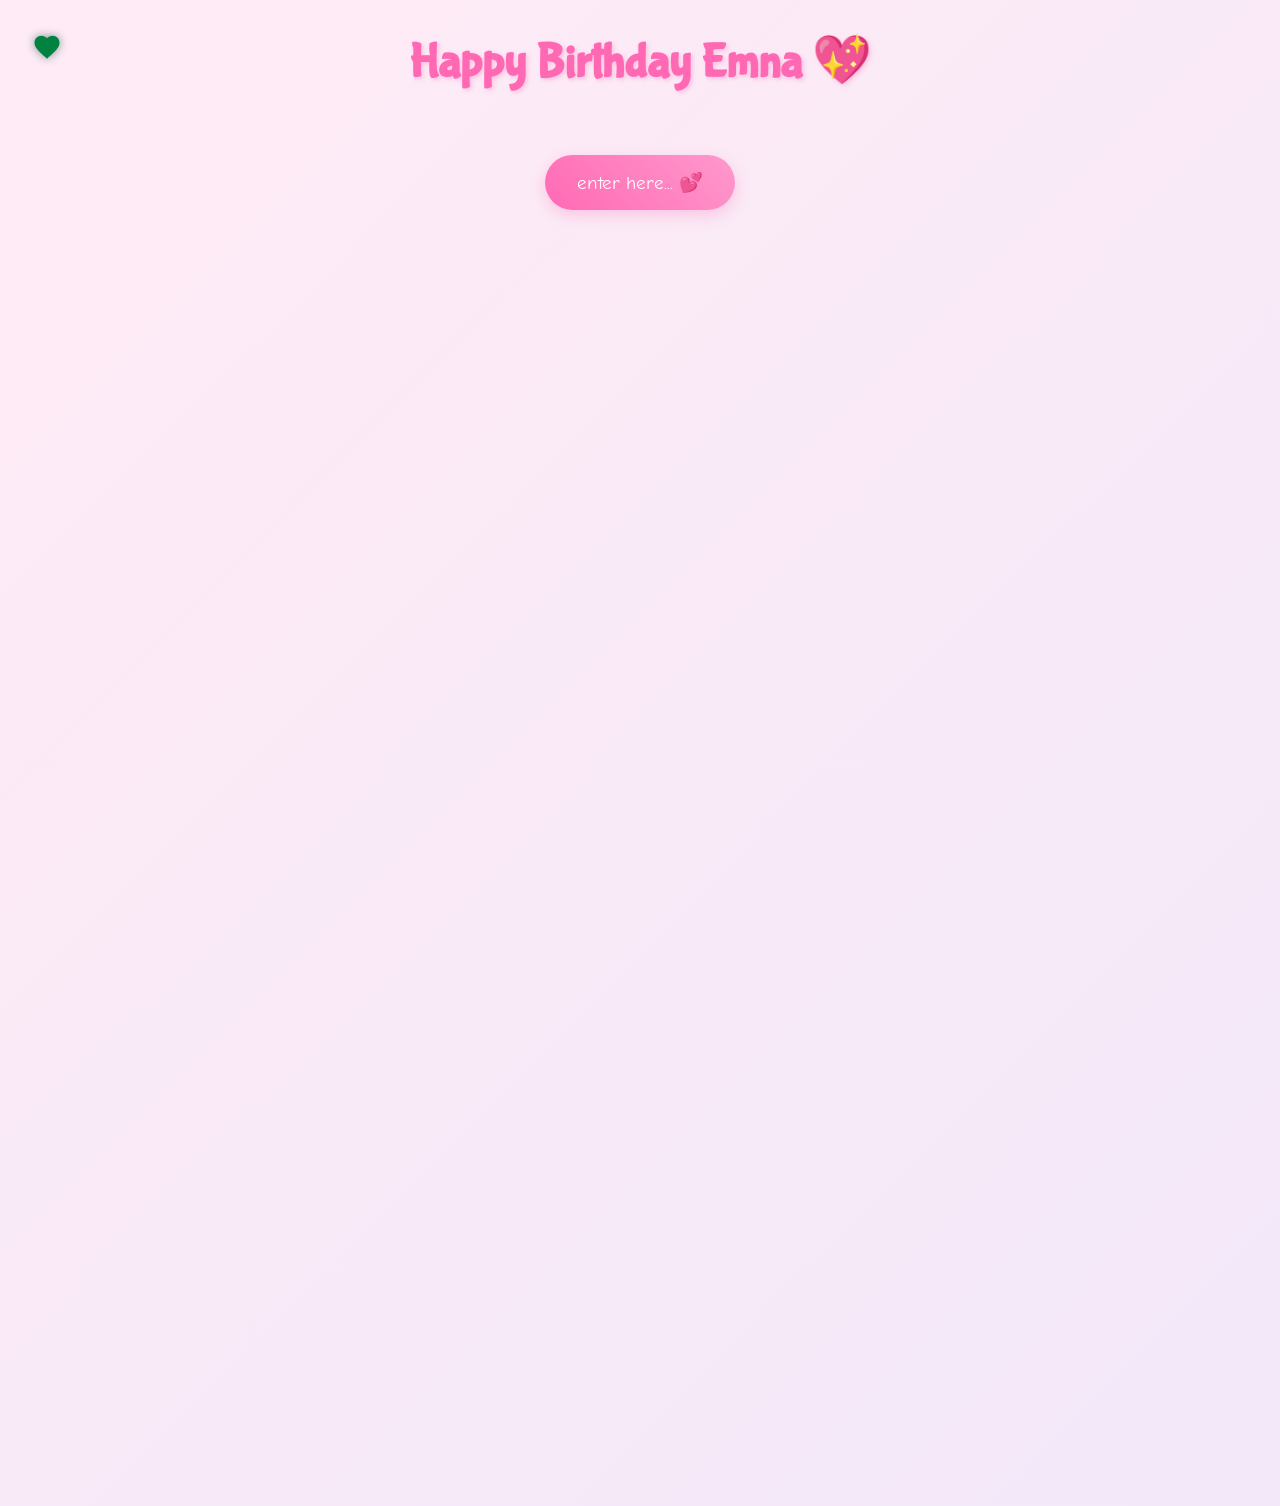
<file: happy birthday 2/cause.html>
<!DOCTYPE html>
<html lang="en">
<head>
    <meta charset="UTF-8">
    <meta name="viewport" content="width=device-width, initial-scale=1.0">
    <title>Happy Birthday</title>
    <script src="https://cdnjs.cloudflare.com/ajax/libs/gsap/3.12.2/gsap.min.js"></script>
    <link rel="stylesheet" href="./cause.css">
    <style>
       
    </style>
</head>
<body>
    <div class="custom-cursor">
        <svg viewBox="0 0 24 24">
            <path fill="#ff69b4" d="M12 21.35l-1.45-1.32C5.4 15.36 2 12.28 2 8.5 2 5.42 4.42 3 7.5 3c1.74 0 3.41.81 4.5 2.09C13.09 3.81 14.76 3 16.5 3 19.58 3 22 5.42 22 8.5c0 3.78-3.4 6.86-8.55 11.54L12 21.35z"/>
        </svg>
    </div>

    <div class="container">
        <h1>Happy Birthday Emna 💖</h1>
        
        <div id="reasons-container"></div>
        
        <button class="shuffle-button">enter here... 💕</button>
        <div class="reason-counter"></div>

        <div class="ending-section">
            <div class="teddy-hug">
                <img src="./d1.jpg" alt="Teddy Hug">
            </div>
            <div class="ending-text">You're the BESTEST ! 💖</div>
        </div>
    </div>

    <script src="cause.js"></script>
    <script src="../shared-music.js"></script>
</body>
</html>
</file>
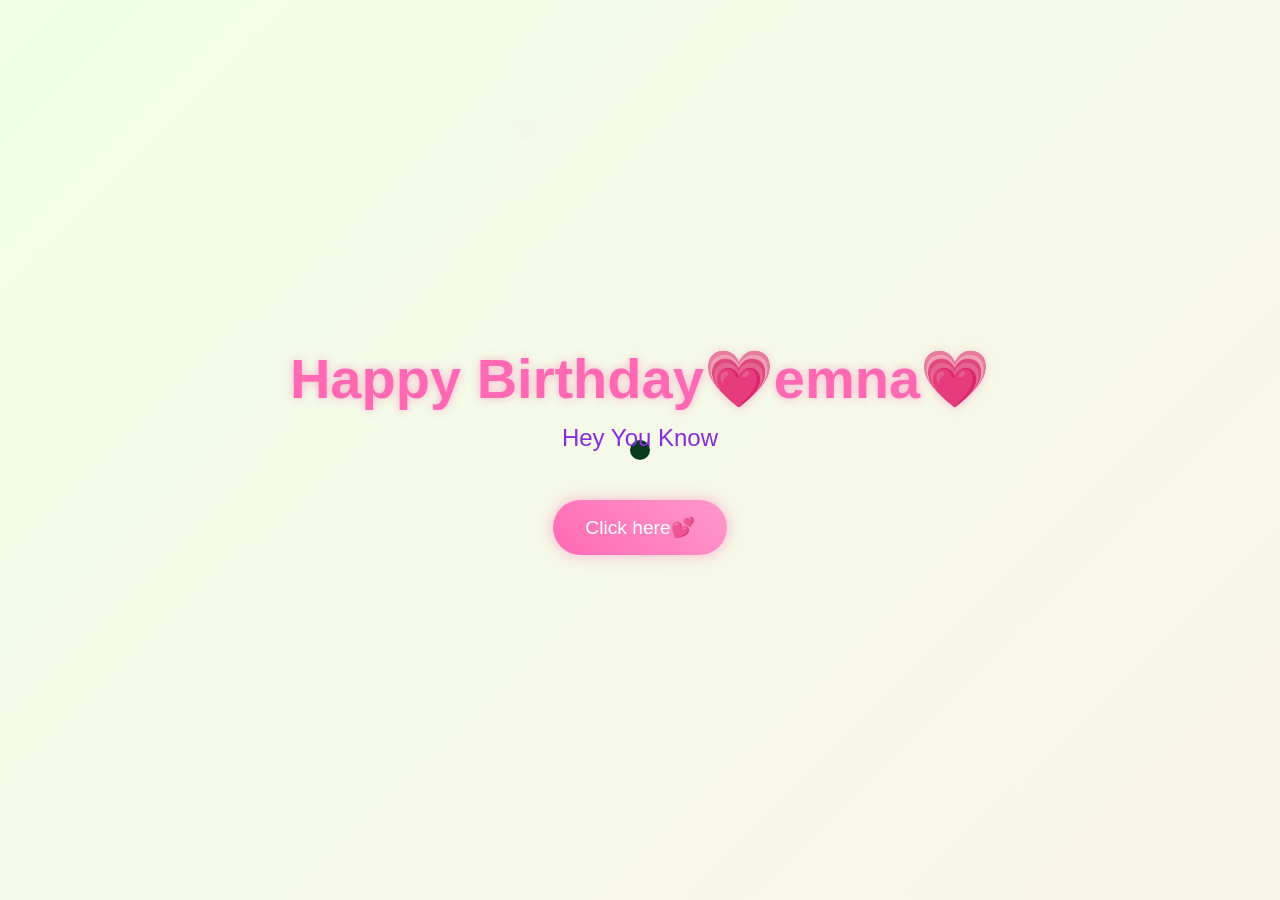
<file: happy birthday 2/indexx.html>
<!DOCTYPE html>
<html lang="en">
<head>
    <meta charset="UTF-8">
    <meta name="viewport" content="width=device-width, initial-scale=1.0">
    <title>Happy Birthday</title>
    <script src="https://cdnjs.cloudflare.com/ajax/libs/gsap/3.12.2/gsap.min.js"></script>
    <link rel="stylesheet" href="style.css">
    
</head>
<body>
    <div class="cursor"></div>
    <div class="container">
        <h1>Happy Birthday💗emna💗</h1>
        <div class="greeting"></div>
        <button class="cta-button">Click here💕</button>
    </div>

    <script src="script.js"></script>
    <script src="../shared-music.js"></script>
</body>
</html>
</file>
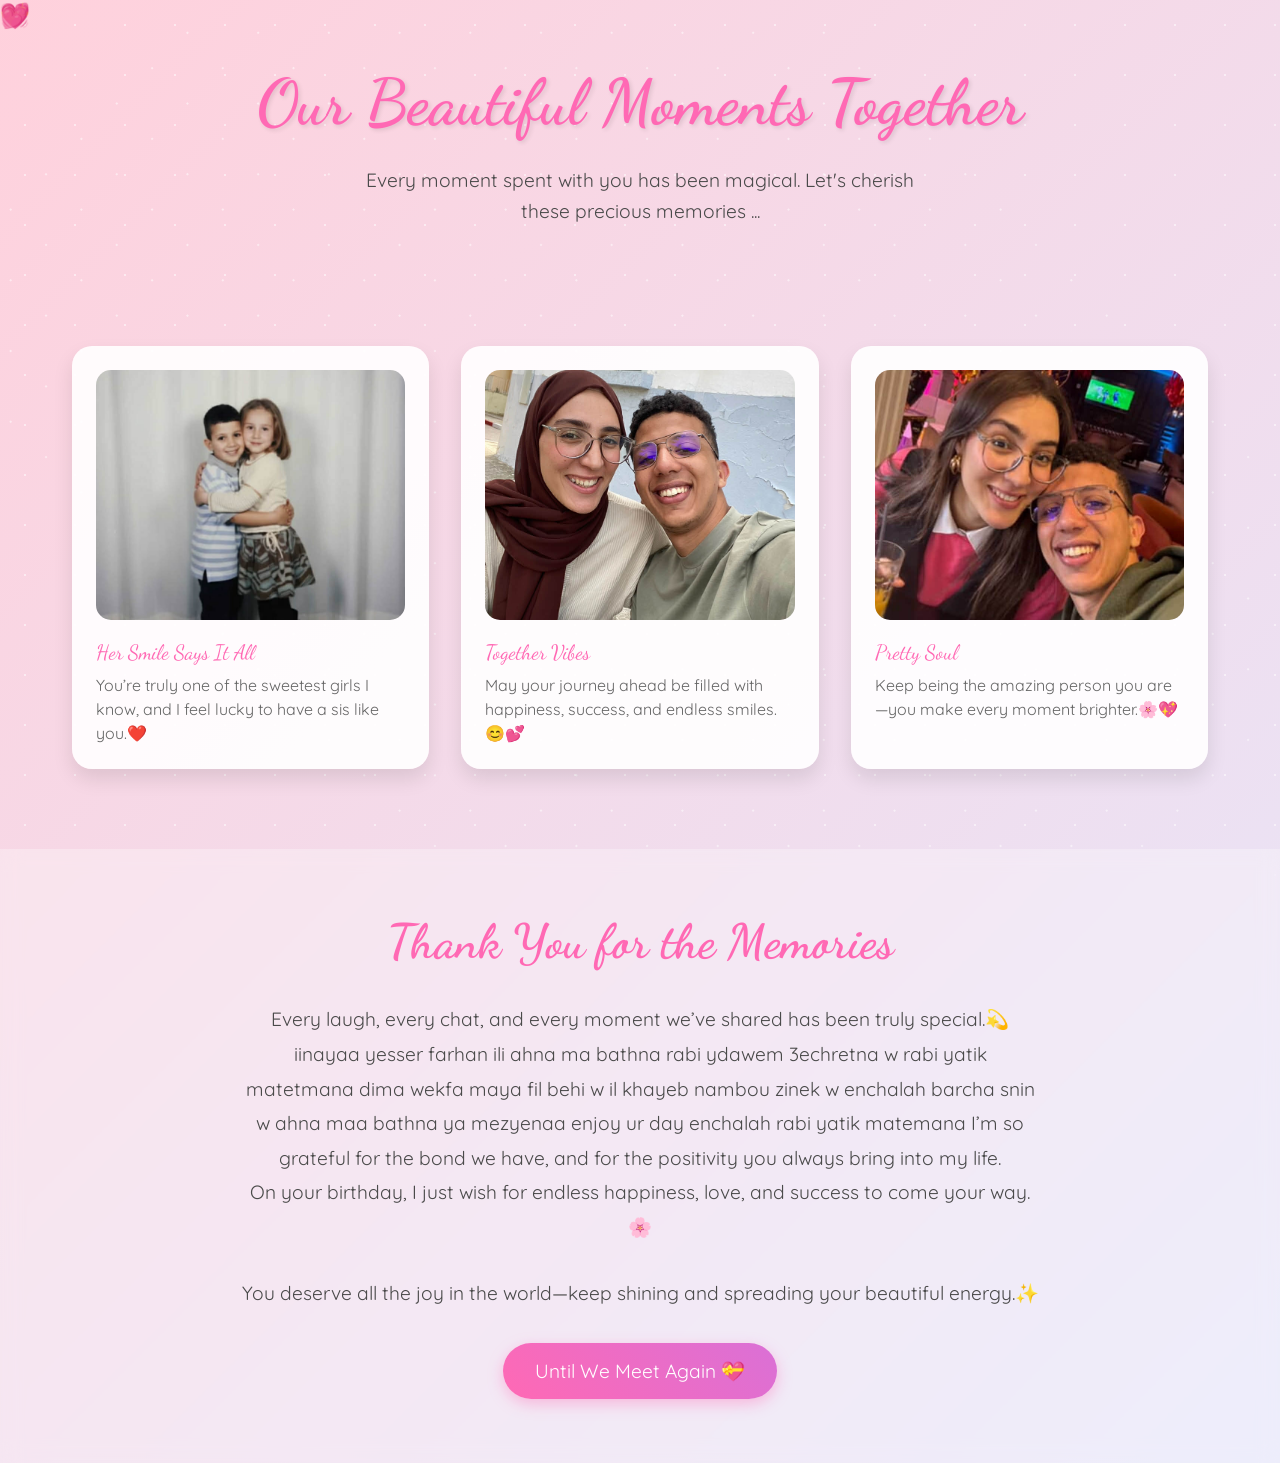
<file: happy birthday 2/last.html>
<!DOCTYPE html>
<html lang="en">

<head>
    <meta charset="UTF-8">
    <meta name="viewport" content="width=device-width, initial-scale=1.0">
    <title>Happy Birthday</title>
    <style>
        @import url('https://fonts.googleapis.com/css2?family=Dancing+Script:wght@700&family=Quicksand:wght@300;400;500;600&display=swap');

        * {
            margin: 0;
            padding: 0;
            box-sizing: border-box;
        }

        body {
            min-height: 100vh;
            background: linear-gradient(135deg,
                    #ffd1dc 0%,
                    #e6e6fa 25%,
                    #ffefd5 50%,
                    #e6e6fa 75%,
                    #ffd1dc 100%);
            background-size: 400% 400%;
            animation: gradientFlow 15s ease infinite;
            font-family: 'Quicksand', sans-serif;
            overflow-x: hidden;
            color: #4a4a4a;
        }

        @keyframes gradientFlow {
            0% {
                background-position: 0% 50%;
            }

            50% {
                background-position: 100% 50%;
            }

            100% {
                background-position: 0% 50%;
            }
        }

        /* Enhanced Sparkle Effect */
        .magic-sparkles {
            position: fixed;
            top: 0;
            left: 0;
            width: 100%;
            height: 100%;
            pointer-events: none;
            z-index: 1;
        }

        .sparkle {
            position: absolute;
            width: 6px;
            height: 6px;
            border-radius: 50%;
            background-color: white;
            animation: twinkle var(--duration, 4s) ease-in-out infinite;
            opacity: 0;
        }

        @keyframes twinkle {

            0%,
            100% {
                opacity: 0;
                transform: scale(0.5);
            }

            50% {
                opacity: 0.8;
                transform: scale(1);
            }
        }

        /* Generate 50 sparkles with different positions and animations */
        .magic-sparkles::before,
        .magic-sparkles::after {
            content: '';
            position: absolute;
            width: 100%;
            height: 100%;
            background-image: radial-gradient(circle, white 1px, transparent 1px);
            background-size: 50px 50px;
            animation: sparkleLayer 8s linear infinite;
            opacity: 0.5;
        }

        .magic-sparkles::after {
            animation-delay: -4s;
            transform: rotate(45deg);
        }

        @keyframes sparkleLayer {
            0% {
                transform: translateY(0);
            }

            100% {
                transform: translateY(-50px);
            }
        }

        /* Floating Hearts */
        .floating-hearts {
            position: fixed;
            width: 100%;
            height: 100%;
            pointer-events: none;
            z-index: 2;
        }

        .heart {
            position: absolute;
            font-size: 1.5rem;
            color: rgba(255, 105, 180, 0.6);
            animation: floatHeart var(--float-duration, 6s) ease-in-out infinite;
            animation-delay: var(--delay, 0s);
        }

        @keyframes floatHeart {
            0% {
                transform: translate(0, 100vh) rotate(0deg);
            }

            100% {
                transform: translate(var(--translate-x, 0), -100vh) rotate(360deg);
            }
        }

        /* Welcome Section */
        .welcome {
            text-align: center;
            padding: 4rem 2rem;
            position: relative;
            z-index: 3;
        }

        .welcome h1 {
            font-family: 'Dancing Script', cursive;
            font-size: 4rem;
            color: #ff69b4;
            text-shadow: 2px 2px 4px rgba(0, 0, 0, 0.1);
            animation: fadeInScale 2s ease;
        }

        .welcome p {
            font-size: 1.2rem;
            max-width: 600px;
            margin: 1.5rem auto;
            line-height: 1.6;
            animation: fadeIn 2s ease 0.5s both;
        }

        /* Enhanced Memory Cards */
        .memory-container {
            max-width: 1200px;
            margin: 0 auto;
            padding: 2rem;
            display: grid;
            grid-template-columns: repeat(auto-fit, minmax(300px, 1fr));
            gap: 2rem;
            z-index: 3;
            position: relative;
        }

        .memory-card {
            background: rgba(255, 255, 255, 0.9);
            border-radius: 20px;
            padding: 1.5rem;
            box-shadow: 0 10px 20px rgba(0, 0, 0, 0.1);
            transition: all 0.5s cubic-bezier(0.4, 0, 0.2, 1);
            position: relative;
            overflow: hidden;
        }

        .memory-card:hover {
            transform: translateY(-10px) scale(1.02);
            box-shadow: 0 15px 30px rgba(0, 0, 0, 0.15);
        }

        .memory-card::before {
            content: '';
            position: absolute;
            top: 0;
            left: 0;
            width: 100%;
            height: 100%;
            background: linear-gradient(45deg, transparent, rgba(255, 255, 255, 0.4), transparent);
            transform: translateX(-100%);
            transition: 0.5s;
        }

        .memory-card:hover::before {
            transform: translateX(100%);
        }

        .memory-img {
            width: 100%;
            height: 250px;
            object-fit: cover;
            border-radius: 15px;
            margin-bottom: 1rem;
            transition: transform 0.5s ease;
        }

        .memory-card:hover .memory-img {
            transform: scale(1.05);
        }

        .memory-date {
            font-family: 'Dancing Script', cursive;
            color: #ff69b4;
            font-size: 1.3rem;
            margin-bottom: 0.5rem;
        }

        .memory-caption {
            font-size: 1rem;
            line-height: 1.5;
            color: #666;
        }

        /* Final Message Section */
        .final-message {
            text-align: center;
            padding: 4rem 2rem;
            background: rgba(255, 255, 255, 0.3);
            backdrop-filter: blur(10px);
            margin-top: 3rem;
            position: relative;
            z-index: 3;
        }

        .final-message h2 {
            font-family: 'Dancing Script', cursive;
            font-size: 3rem;
            color: #ff69b4;
            margin-bottom: 2rem;
            animation: heartbeat 2s infinite;
        }

        @keyframes heartbeat {

            0%,
            100% {
                transform: scale(1);
            }

            50% {
                transform: scale(1.1);
            }
        }

        .final-message p {
            font-size: 1.2rem;
            max-width: 800px;
            margin: 0 auto 2rem;
            line-height: 1.8;
        }

        .goodbye-btn {
            display: inline-block;
            padding: 1rem 2rem;
            font-size: 1.2rem;
            background: linear-gradient(45deg, #ff69b4, #da70d6);
            color: white;
            border: none;
            border-radius: 50px;
            cursor: pointer;
            text-decoration: none;
            transition: all 0.3s ease;
            box-shadow: 0 5px 15px rgba(255, 105, 180, 0.4);
            animation: float 3s infinite ease-in-out;
        }

        .goodbye-btn:hover {
            transform: translateY(-5px);
            box-shadow: 0 8px 20px rgba(255, 105, 180, 0.6);
        }

        @keyframes float {

            0%,
            100% {
                transform: translateY(0);
            }

            50% {
                transform: translateY(-10px);
            }
        }

        /* Animations */
        @keyframes fadeInScale {
            0% {
                opacity: 0;
                transform: scale(0.8);
            }

            100% {
                opacity: 1;
                transform: scale(1);
            }
        }

        @keyframes fadeIn {
            0% {
                opacity: 0;
            }

            100% {
                opacity: 1;
            }
        }

        /* Generate Hearts */
        .js-generate-hearts {
            position: fixed;
            width: 100%;
            height: 100%;
            pointer-events: none;
            z-index: 2;
        }

        /* Custom Scrollbar */
        ::-webkit-scrollbar {
            width: 12px;
        }

        ::-webkit-scrollbar-track {
            background: rgba(255, 255, 255, 0.4);
        }

        ::-webkit-scrollbar-thumb {
            background: linear-gradient(45deg, #ff69b4, #da70d6);
            border-radius: 6px;
        }

        /* Responsive Design */
        @media (max-width: 768px) {
            .welcome h1 {
                font-size: 3rem;
            }

            .memory-container {
                grid-template-columns: 1fr;
            }

            .final-message h2 {
                font-size: 2.5rem;
            }
        }
    </style>
</head>

<body>
    <div class="magic-sparkles"></div>
    <div class="floating-hearts">
        <!-- Hearts will be generated via CSS -->
        <div class="heart" style="--float-duration: 6s; --delay: 0s; --translate-x: 20px;">💝</div>
        <div class="heart" style="--float-duration: 8s; --delay: 1s; --translate-x: -30px;">💖</div>
        <div class="heart" style="--float-duration: 7s; --delay: 2s; --translate-x: 40px;">💗</div>
        <div class="heart" style="--float-duration: 9s; --delay: 3s; --translate-x: -20px;">💓</div>
        <div class="heart" style="--float-duration: 5s; --delay: 4s; --translate-x: 30px;">💕</div>
    </div>

    <section class="welcome">
        <h1>Our Beautiful Moments Together</h1>
        <p>Every moment spent with you has been magical. Let's cherish these precious memories ...</p>
    </section>

    <div class="memory-container">
        <div class="memory-card">
            <img src="./d1.jpg" alt="First Date" class="memory-img">
            <div class="memory-date">Her Smile Says It All</div>
            <div class="memory-caption">You’re truly one of the sweetest girls I know, and I feel lucky to have a sis
                like you.❤️</div>
        </div>
        <div class="memory-card">
            <img src="./d2.jpg" alt="Beach Day" class="memory-img">
            <div class="memory-date">Together Vibes</div>
            <div class="memory-caption">May your journey ahead be filled with happiness, success, and endless
                smiles.😊💕</div>
        </div>
        <div class="memory-card">
            <img src="./d3.jpg" alt="Movie Night" class="memory-img">
            <div class="memory-date">Pretty Soul</div>
            <div class="memory-caption">Keep being the amazing person you are—you make every moment brighter.🌸💖</div>
        </div>

    </div>

    <section class="final-message">
        <h2>Thank You for the Memories</h2>
        <p>Every laugh, every chat, and every moment we’ve shared has been truly special.💫<br>
             iinayaa   yesser farhan ili ahna  ma bathna   rabi ydawem   3echretna  w rabi yatik matetmana 
            dima  wekfa  maya fil behi w  il khayeb nambou zinek w enchalah barcha snin w  ahna  maa  bathna 
                          ya  mezyenaa enjoy ur  day  enchalah rabi yatik matemana 
             I’m so grateful for the bond we have, and for the positivity you always bring into my life.<br>
            On your birthday, I just wish for endless happiness, love, and success to come your way.🌸</p>
        <p>You deserve all the joy in the world—keep shining and spreading your beautiful energy.✨</p>
        <a href="#" class="goodbye-btn">Until We Meet Again 💝</a>
    </section>
</body>

<script src="../shared-music.js"></script>

</html>
</file>
<file: happy birthday 2/cause.css>
@import url('https://fonts.googleapis.com/css2?family=Bubblegum+Sans&family=Comic+Neue:wght@700&family=Quicksand:wght@500&display=swap');

* {
    margin: 0;
    padding: 0;
    box-sizing: border-box;
    cursor: none;
}

body {
    min-height: 100vh;
    background: linear-gradient(-45deg, #ffe6e6, #e6e6ff, #ffebf5);
    background-size: 400% 400%;
    animation: gradientBG 15s ease infinite;
    font-family: 'Quicksand', sans-serif;
    overflow-x: hidden;
    padding: 2rem;
}

.custom-cursor {
    width: 30px;
    height: 30px;
    position: fixed;
    pointer-events: none;
    z-index: 9999;
    mix-blend-mode: difference;
    transition: transform 0.1s;
}

.custom-cursor svg {
    width: 100%;
    height: 100%;
    filter: drop-shadow(0 0 5px rgba(255, 182, 193, 0.5));
}

.container {
    max-width: 1200px;
    margin: 0 auto;
    text-align: center;
    position: relative;
    z-index: 1;
}

h1 {
    font-family: 'Bubblegum Sans', cursive;
    font-size: 3rem;
    color: #ff69b4;
    text-shadow: 2px 2px 4px rgba(255, 105, 180, 0.3);
    margin-bottom: 2rem;
    animation: bounce 1s ease infinite;
}

.reason-card {
    background: rgba(255, 255, 255, 0.9);
    border-radius: 20px;
    padding: 2rem;
    margin: 1.5rem;
    box-shadow: 0 5px 15px rgba(0, 0, 0, 0.1);
    transition: transform 0.3s, box-shadow 0.3s;
    cursor: pointer;
    position: relative;
    overflow: hidden;
}

.reason-card:hover {
    transform: translateY(-5px);
    box-shadow: 0 8px 25px rgba(255, 105, 180, 0.2);
}

.reason-text {
    font-size: 1.2rem;
    margin-bottom: 1rem;
    position: relative;
    z-index: 2;
}

.shuffle-button {
    background: linear-gradient(45deg, #ff69b4, #ff99cc);
    border: none;
    border-radius: 50px;
    padding: 1rem 2rem;
    font-size: 1.2rem;
    color: white;
    margin: 2rem 0;
    cursor: pointer;
    transition: transform 0.3s;
    font-family: 'Comic Neue', cursive;
    box-shadow: 0 5px 15px rgba(255, 105, 180, 0.3);
}

.shuffle-button:hover {
    transform: scale(1.1);
}

.floating {
    position: fixed;
    pointer-events: none;
    animation: float 3s ease-in-out infinite;
}

.ending-section {
    margin-top: 4rem;
    padding: 2rem;
    text-align: center;
}

.ending-text {
    font-family: 'Bubblegum Sans', cursive;
    font-size: 2rem;
    color: #ff69b4;
    margin-bottom: 2rem;
    opacity: 0;
    transform: translateY(20px);
}

.teddy-hug {
    width: 200px;
    margin: 0 auto;
    transform: scale(0);
}

@keyframes gradientBG {
    0% { background-position: 0% 50%; }
    50% { background-position: 100% 50%; }
    100% { background-position: 0% 50%; }
}

@keyframes float {
    0%, 100% { transform: translateY(0); }
    50% { transform: translateY(-20px); }
}

@keyframes bounce {
    0%, 100% { transform: translateY(0); }
    50% { transform: translateY(-10px); }
}

@media (max-width: 768px) {
    h1 { font-size: 2rem; }
    .reason-card { margin: 1rem; }
    .reason-text { font-size: 1rem; }
}
.shuffle-button {
    background: linear-gradient(45deg, #ff69b4, #ff99cc);
    border: none;
    border-radius: 50px;
    padding: 1rem 2rem;
    font-size: 1.2rem;
    color: white;
    margin: 2rem 0;
    cursor: pointer;
    transition: all 0.3s;
    font-family: 'Comic Neue', cursive;
    box-shadow: 0 5px 15px rgba(255, 105, 180, 0.3);
}

.shuffle-button.story-mode {
    background: linear-gradient(45deg, #9b6dff, #ff6dc7);
    transform: scale(1.1);
}

.shuffle-button:hover {
    transform: scale(1.1);
}

.shuffle-button.story-mode:hover {
    transform: scale(1.2);
}

.reason-counter {
    font-size: 0.9rem;
    color: #ff69b4;
    margin-top: 1rem;
    opacity: 0.7;
}
</file>
<file: happy birthday 2/style.css>
* {
    margin: 0;
    padding: 0;
    box-sizing: border-box;
    cursor: none;
}

body {
    min-height: 100vh;
    display: flex;
    flex-direction: column;
    align-items: center;
    justify-content: center;
    background: linear-gradient(-45deg, #fee9f7, #e8f5fe, #fef2e8, #f0ffe8);
    background-size: 400% 400%;
    animation: gradientBG 15s ease infinite;
    font-family: 'Arial Rounded MT Bold', Arial, sans-serif;
    overflow: hidden;
    position: relative;
}

.cursor {
    width: 20px;
    height: 20px;
    background: pink;
    border-radius: 50%;
    position: fixed;
    pointer-events: none;
    mix-blend-mode: difference;
    transition: transform 0.2s;
}

.container {
    text-align: center;
    z-index: 1;
}

h1 {
    font-size: 3.5rem;
    color: #ff69b4;
    text-shadow: 0 0 10px rgba(255, 105, 180, 0.5);
    margin-bottom: 2rem;
    opacity: 0;
}

.greeting {
    font-size: 1.5rem;
    color: #8a2be2;
    margin-bottom: 3rem;
    min-height: 2em;
}

.cta-button {
    padding: 1rem 2rem;
    font-size: 1.2rem;
    background: linear-gradient(45deg, #ff69b4, #ff99cc);
    border: none;
    border-radius: 50px;
    color: white;
    cursor: pointer;
    box-shadow: 0 0 15px rgba(255, 105, 180, 0.5);
    transition: transform 0.3s, box-shadow 0.3s;
    opacity: 0;
}

.cta-button:hover {
    transform: scale(1.1);
    box-shadow: 0 0 25px rgba(255, 105, 180, 0.7);
}

.floating {
    position: absolute;
    pointer-events: none;
    opacity: 0;
}

@keyframes gradientBG {
    0% { background-position: 0% 50%; }
    50% { background-position: 100% 50%; }
    100% { background-position: 0% 50%; }
}

@media (max-width: 768px) {
    h1 { font-size: 2rem; }
    .greeting { font-size: 1.2rem; }
    .cta-button { font-size: 1rem; }
}
</file>
